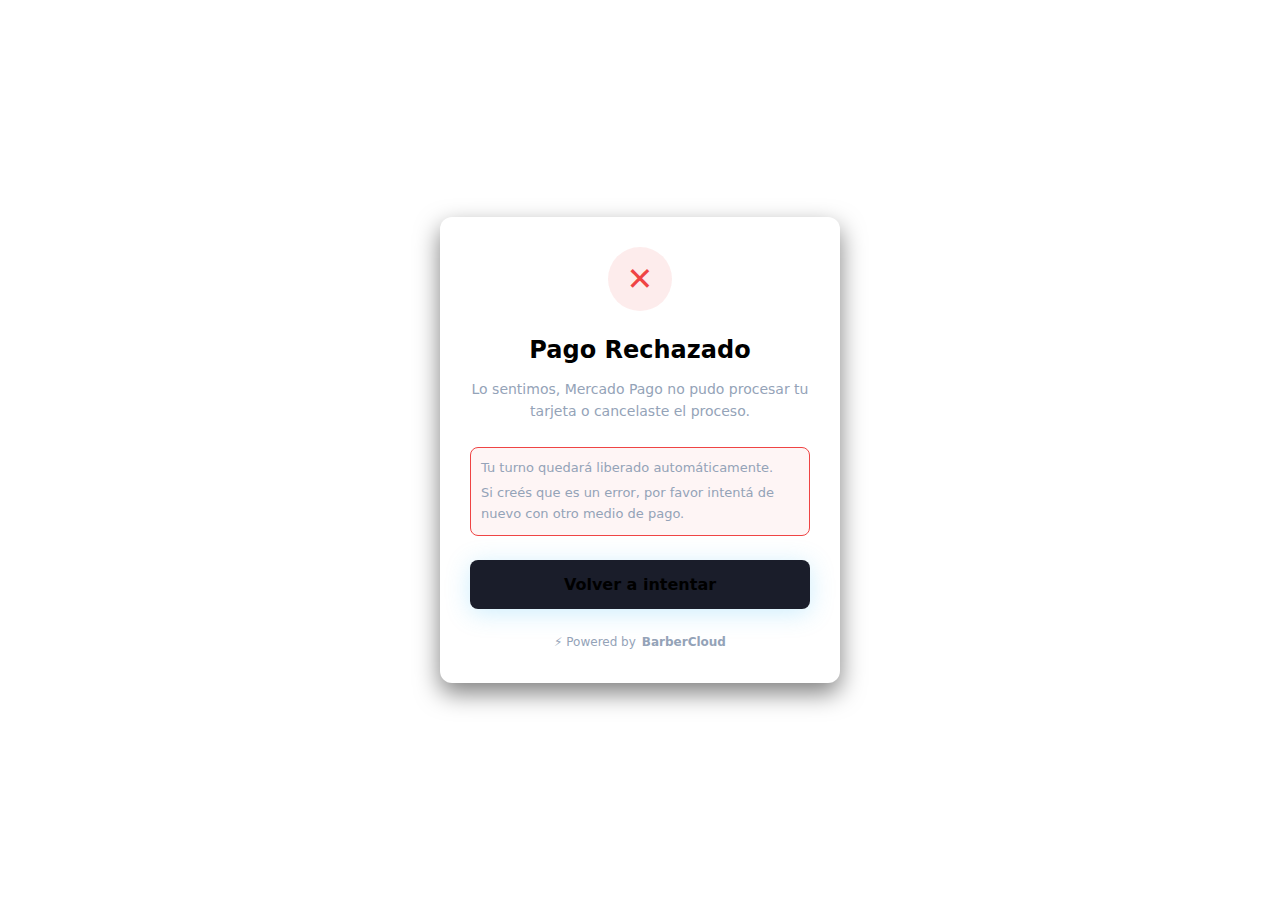
<file: payment-failure.html>
<!doctype html>
<html lang="es">
<head>
  <meta charset="UTF-8" />
  <meta name="viewport" content="width=device-width,initial-scale=1" />
  <title>Pago Fallido | BarberCloud</title>
  <link rel="stylesheet" href="./landing.css" />
  <style>
    body {
      background-color: var(--bg-body);
      color: var(--text-main);
      display: flex;
      flex-direction: column;
      align-items: center;
      justify-content: center;
      min-height: 100vh;
      font-family: system-ui, -apple-system, sans-serif;
      padding: 20px;
    }
    .ticket-card {
      background: var(--bg-card);
      border: 1px solid var(--border-color);
      border-radius: 12px;
      padding: 30px;
      width: 100%;
      max-width: 400px;
      text-align: center;
      box-shadow: 0 10px 25px rgba(0,0,0,0.5);
    }
    .icon-error {
      width: 64px;
      height: 64px;
      background: rgba(239, 68, 68, 0.1);
      color: #ef4444;
      border-radius: 50%;
      display: flex;
      align-items: center;
      justify-content: center;
      font-size: 32px;
      margin: 0 auto 20px;
    }
    .title { font-size: 24px; font-weight: 700; margin-bottom: 8px; }
    .subtitle { color: var(--text-muted); font-size: 14px; margin-bottom: 24px; }
    .btn-primary {
      display: block;
      width: 100%;
      padding: 12px;
      margin-top: 24px;
      background: var(--surface);
      border: 1px solid var(--border-color);
      color: var(--text-main);
      text-decoration: none;
      font-weight: 600;
      border-radius: 8px;
    }
    .btn-primary:hover { background: var(--border-color); border-color: var(--cyan); }
    .branding { margin-top: 24px; font-size: 12px; color: var(--text-muted); display: flex; justify-content: center; gap: 6px; }
  </style>
</head>
<body>

  <div class="ticket-card">
    <div class="icon-error">✕</div>
    <div class="title">Pago Rechazado</div>
    <div class="subtitle">Lo sentimos, Mercado Pago no pudo procesar tu tarjeta o cancelaste el proceso.</div>

    <div style="font-size:13px; color:var(--text-muted); margin-bottom: 10px; border:1px solid #ef4444; padding: 10px; border-radius: 8px; background: rgba(239, 68, 68, 0.05); text-align: left;">
      <p style="margin:0 0 5px;">Tu turno quedará liberado automáticamente.</p>
      <p style="margin:0;">Si creés que es un error, por favor intentá de nuevo con otro medio de pago.</p>
    </div>

    <a href="javascript:history.back()" id="btnBack" class="btn-primary">Volver a intentar</a>

    <div class="branding">
      ⚡ Powered by <strong>BarberCloud</strong>
    </div>
  </div>

  <script>
    const params = new URLSearchParams(window.location.search);
    const slug = params.get("slug");
    if (slug) document.getElementById("btnBack").href = `book.html?slug=${slug}`;
  </script>
</body>
</html>
</file>
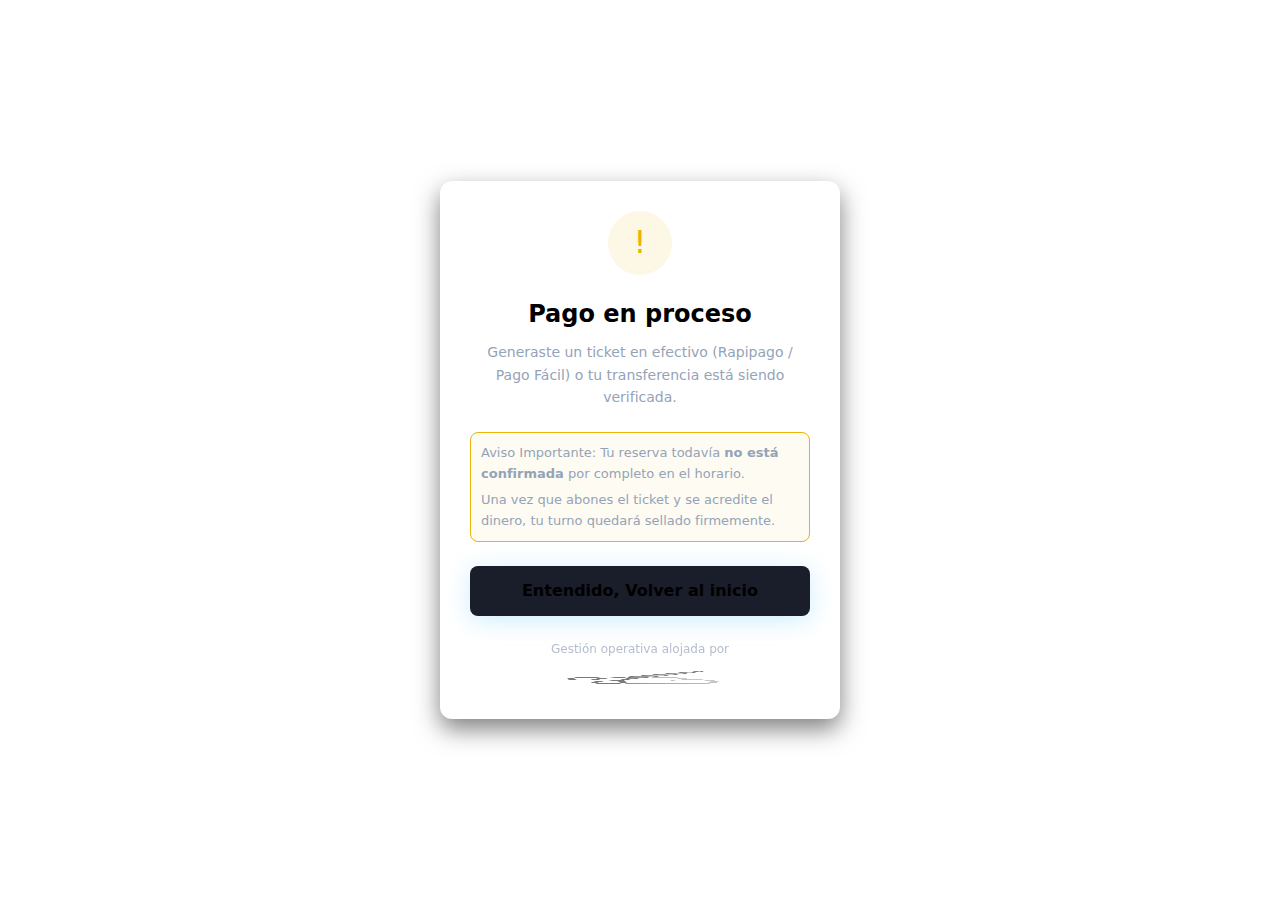
<file: payment-pending.html>
<!doctype html>
<html lang="es">
<head>
  <meta charset="UTF-8" />
  <meta name="viewport" content="width=device-width,initial-scale=1" />
  <title>Pago Pendiente | BarberCloud</title>
  <link rel="stylesheet" href="./landing.css" />
  <style>
    body {
      background-color: var(--bg-body);
      color: var(--text-main);
      display: flex;
      flex-direction: column;
      align-items: center;
      justify-content: center;
      min-height: 100vh;
      font-family: system-ui, -apple-system, sans-serif;
      padding: 20px;
    }
    .ticket-card {
      background: var(--bg-card);
      border: 1px solid var(--border-color);
      border-radius: 12px;
      padding: 30px;
      width: 100%;
      max-width: 400px;
      text-align: center;
      box-shadow: 0 10px 25px rgba(0,0,0,0.5);
    }
    .icon-pending {
      width: 64px;
      height: 64px;
      background: rgba(234, 179, 8, 0.1);
      color: #eab308;
      border-radius: 50%;
      display: flex;
      align-items: center;
      justify-content: center;
      font-size: 32px;
      margin: 0 auto 20px;
    }
    .title { font-size: 24px; font-weight: 700; margin-bottom: 8px; }
    .subtitle { color: var(--text-muted); font-size: 14px; margin-bottom: 24px; }
    .btn-primary {
      display: block;
      width: 100%;
      padding: 12px;
      margin-top: 24px;
      background: var(--surface);
      border: 1px solid var(--border-color);
      color: var(--text-main);
      text-decoration: none;
      font-weight: 600;
      border-radius: 8px;
    }
    .btn-primary:hover { background: var(--border-color); border-color: #eab308; }
    .branding { margin-top: 24px; font-size: 12px; color: var(--text-muted); display: flex; justify-content: center; gap: 6px; }
  </style>
</head>
<body>

  <div class="ticket-card">
    <div class="icon-pending">!</div>
    <div class="title">Pago en proceso</div>
    <div class="subtitle">Generaste un ticket en efectivo (Rapipago / Pago Fácil) o tu transferencia está siendo verificada.</div>

    <div style="font-size:13px; color:var(--text-muted); margin-bottom: 10px; border:1px solid #eab308; padding: 10px; border-radius: 8px; background: rgba(234, 179, 8, 0.05); text-align: left;">
      <p style="margin:0 0 5px;">Aviso Importante: Tu reserva todavía <strong>no está confirmada</strong> por completo en el horario.</p>
      <p style="margin:0;">Una vez que abones el ticket y se acredite el dinero, tu turno quedará sellado firmemente.</p>
    </div>

    <a href="javascript:history.back()" id="btnBack" class="btn-primary">Entendido, Volver al inicio</a>

    <div class="branding" style="flex-direction:column; gap:8px;">
      <span style="opacity:0.7;">Gestión operativa alojada por</span>
      <img src="./LogoBarberCloud.png" alt="BarberCloud" style="height: 22px; opacity: 0.6; filter: grayscale(100%);">
    </div>
  </div>

  <script>
    const params = new URLSearchParams(window.location.search);
    const slug = params.get("slug");
    if (slug) document.getElementById("btnBack").href = `book.html?slug=${slug}`;
  </script>
</body>
</html>
</file>
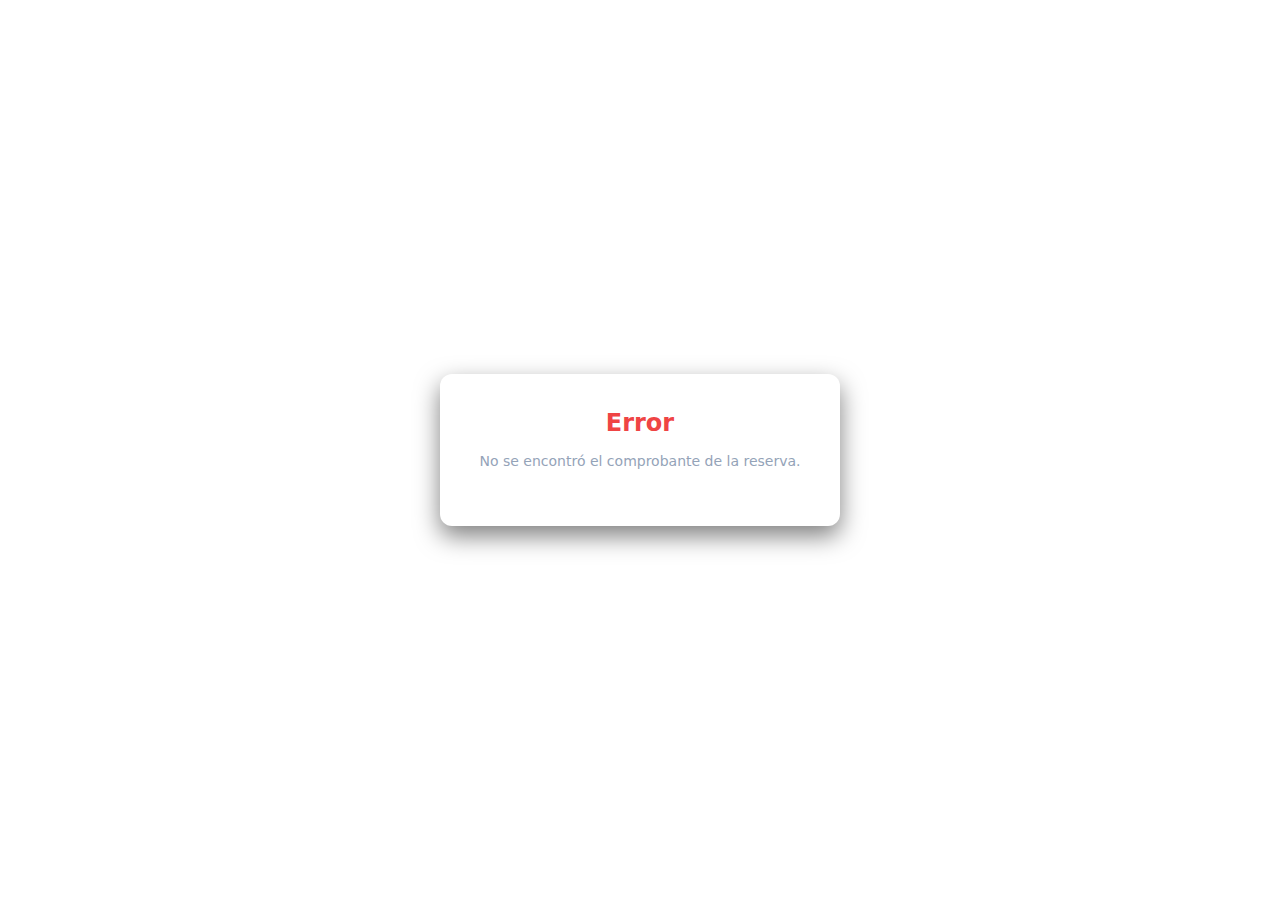
<file: payment-success.html>
<!doctype html>
<html lang="es">
<head>
  <meta charset="UTF-8" />
  <meta name="viewport" content="width=device-width,initial-scale=1" />
  <title>Reserva Exitosa | BarberCloud</title>
  <link rel="stylesheet" href="./landing.css" />
  <style>
    body {
      background-color: var(--bg-body);
      color: var(--text-main);
      display: flex;
      flex-direction: column;
      align-items: center;
      justify-content: center;
      min-height: 100vh;
      font-family: system-ui, -apple-system, sans-serif;
      padding: 20px;
    }
    .ticket-card {
      background: var(--bg-card);
      border: 1px solid var(--border-color);
      border-radius: 12px;
      padding: 30px;
      width: 100%;
      max-width: 400px;
      text-align: center;
      box-shadow: 0 10px 25px rgba(0,0,0,0.5);
    }
    .icon-success {
      width: 64px;
      height: 64px;
      background: rgba(34, 197, 94, 0.1);
      color: #22c55e;
      border-radius: 50%;
      display: flex;
      align-items: center;
      justify-content: center;
      font-size: 32px;
      margin: 0 auto 20px;
    }
    .title {
      font-size: 24px;
      font-weight: 700;
      margin-bottom: 8px;
    }
    .subtitle {
      color: var(--text-muted);
      font-size: 14px;
      margin-bottom: 24px;
    }
    .detail-row {
      display: flex;
      justify-content: space-between;
      align-items: center;
      padding: 12px 0;
      border-bottom: 1px solid var(--border-color);
      font-size: 14px;
    }
    .detail-row:last-child {
      border-bottom: none;
    }
    .label {
      color: var(--text-muted);
    }
    .val {
      font-weight: 600;
    }
    .btn-primary {
      display: block;
      width: 100%;
      padding: 12px;
      margin-top: 24px;
      background: var(--cyan);
      color: #000;
      text-decoration: none;
      font-weight: 600;
      border-radius: 8px;
      transition: opacity 0.2s;
    }
    .btn-primary:hover {
      opacity: 0.9;
    }
    .branding {
      margin-top: 24px;
      font-size: 12px;
      color: var(--text-muted);
      display: flex;
      align-items: center;
      justify-content: center;
      gap: 6px;
    }
  </style>
</head>
<body>

  <div class="ticket-card" id="loadingBox">
    <div class="subtitle" style="margin:0;">Generando tu comprobante digital...</div>
  </div>

  <div class="ticket-card" id="ticketBox" style="display:none;">
    <div class="icon-success">✓</div>
    <div class="title">¡Reserva Confirmada!</div>
    <div class="subtitle" id="shopName">Tu Barbería</div>

    <div class="detail-row">
      <span class="label">Servicio</span>
      <span class="val" id="tService">...</span>
    </div>
    <div class="detail-row">
      <span class="label">Barbero</span>
      <span class="val" id="tBarber">...</span>
    </div>
    <div class="detail-row">
      <span class="label">Fecha y Hora</span>
      <span class="val" id="tDateTime">...</span>
    </div>
    <div class="detail-row">
      <span class="label">Seña pagada</span>
      <span class="val" style="color: #22c55e;">$<span id="tDeposit">...</span></span>
    </div>
    <div class="detail-row">
      <span class="label">Restante en local</span>
      <span class="val">$<span id="tRemaining">...</span></span>
    </div>

    <a href="#" id="btnBack" class="btn-primary">Volver al Inicio</a>

    <div class="branding" style="flex-direction:column; gap:8px;">
      <span style="opacity:0.7;">Gestión operativa alojada por</span>
      <img src="./LogoBarberCloud.png" alt="BarberCloud" style="height: 22px; opacity: 0.6; filter: grayscale(100%);">
    </div>
  </div>

  <script src="./config.js"></script>
  <script>
    const API = typeof API_BASE !== "undefined" ? API_BASE : "https://barbercloud.onrender.com/api";
    
    async function init() {
      const params = new URLSearchParams(window.location.search);
      const prefId = params.get("preference_id");
      const errBox = document.getElementById("loadingBox");
      const tBox = document.getElementById("ticketBox");

      if (!prefId) {
        errBox.innerHTML = "<div class='title' style='color:#ef4444'>Error</div><div class='subtitle'>No se encontró el comprobante de la reserva.</div>";
        document.getElementById("btnBack").href = "index.html";
        return;
      }

      try {
        const res = await fetch(`${API}/public/appointment-by-preference/${prefId}`);
        const data = await res.json();
        
        if (!res.ok) throw new Error(data.error || "No se pudo recuperar la reserva");

        document.getElementById("shopName").textContent = data.barbershopName || "Tu Barbería";
        document.getElementById("tService").textContent = data.serviceName || "-";
        document.getElementById("tBarber").textContent = data.barberName || "-";
        
        // formatear fecha
        const [y, m, d] = data.date.split("-");
        const fDate = `${d[0]}${d[1]}/${m}/${y}`;
        document.getElementById("tDateTime").textContent = `${fDate} a las ${data.time}hs`;
        
        document.getElementById("tDeposit").textContent = data.depositAmount || 0;
        
        const remaining = (data.totalAmount || 0) - (data.depositAmount || 0);
        document.getElementById("tRemaining").textContent = remaining > 0 ? remaining : "0 (Pagado total)";

        document.getElementById("btnBack").href = `book.html?slug=${data.slug}`;

        errBox.style.display = "none";
        tBox.style.display = "block";

      } catch (err) {
        errBox.innerHTML = `<div class='title' style='color:#ef4444'>Error</div><div class='subtitle'>${err.message}</div>`;
      }
    }

    init();
  </script>
</body>
</html>
</file>
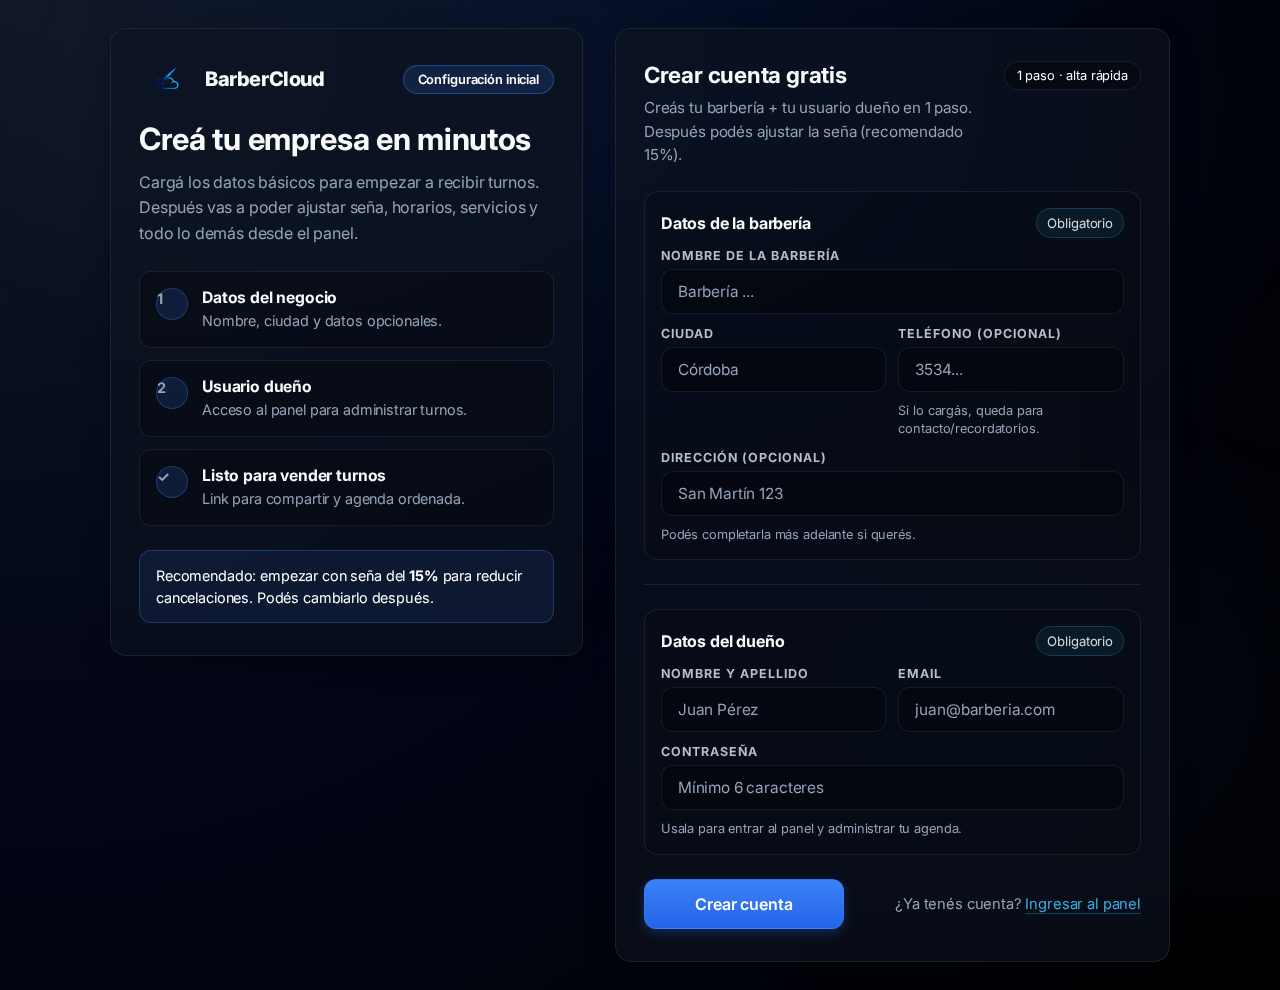
<file: signup.html>
<!doctype html>
<html lang="es">
<head>
  <meta charset="UTF-8" />
  <meta name="viewport" content="width=device-width, initial-scale=1.0"/>
  <title>BarberCloud - Crear cuenta</title>

  <link rel="stylesheet" href="./styles.css" />
  <!-- Si ya usás components.css en el resto del sitio, dejalo así (recomendado). -->
  <link rel="stylesheet" href="./components.css" />

  <!-- Estilos solo para Signup (no rompe nada del resto) -->
  <style>
    @import url('https://fonts.googleapis.com/css2?family=Inter:wght@400;500;600;700;800&display=swap');

    :root {
      --bc-bg: #090e14;
      --bc-panel: rgba(13, 19, 31, 0.65);
      --bc-panel2: rgba(15, 23, 42, 0.72);
      --bc-border: rgba(255, 255, 255, 0.08);
      --bc-border-h: rgba(255, 255, 255, 0.16);
      --bc-text: #f8fafc;
      --bc-muted: #94a3b8;
      --bc-cyan: #3b82f6;
      --bc-cyan-hover: #2563eb;
      --bc-cyan-soft: rgba(59, 130, 246, 0.15);
      --bc-shadow: 0 10px 30px -5px rgba(0,0,0,0.4);
      --bc-radius: 16px;
      --transition: all 0.25s cubic-bezier(0.4, 0, 0.2, 1);
    }

    * {
      font-family: 'Inter', sans-serif;
      box-sizing: border-box;
      letter-spacing: -0.01em;
      -webkit-font-smoothing: antialiased;
    }

    body.app {
      background-color: var(--bc-bg);
      color: var(--bc-text);
      min-height: 100vh;
      margin: 0;
    }

    body.app::before {
      content: "";
      position: fixed;
      top: 0; left: 0; width: 100%; height: 100%;
      background: radial-gradient(1200px 800px at 50% 10%, rgba(59,130,246,0.08), transparent 60%),
                  radial-gradient(900px 600px at 80% 80%, rgba(59,130,246,0.05), transparent 55%);
      z-index: -1;
      pointer-events: none;
    }

    /* Layout */
    .auth-shell{
      min-height: 100vh;
      display: grid;
      place-items: center;
      padding: 28px 16px;
    }

    .auth-container{
      width: min(1060px, 100%);
      display: grid;
      gap: 18px;
      align-items: start;
    }

    @media (min-width: 980px){
      .auth-container{
        grid-template-columns: minmax(0, .92fr) minmax(0, 1.08fr);
        gap: 32px;
      }
    }

    /* Left info panel (inspiración wizard) */
    .auth-side{
      border-radius: var(--bc-radius);
      background: var(--bc-panel);
      backdrop-filter: blur(16px);
      -webkit-backdrop-filter: blur(16px);
      border: 1px solid var(--bc-border);
      box-shadow: var(--bc-shadow);
      padding: 32px 28px;
      position: relative;
    }

    .brand-row{
      display:flex;
      align-items:center;
      justify-content:space-between;
      gap: 12px;
      margin-bottom: 24px;
    }

    .brand{
      display:flex;
      align-items:center;
      gap: 12px;
      text-decoration:none;
      color: var(--bc-text);
      transition: var(--transition);
    }
    
    .brand:hover {
      opacity: 0.8;
    }

    .brand-mark{
      height: 36px;
      width: auto;
      border-radius: 6px;
      object-fit: contain;
    }

    .brand-name{
      font-weight: 800;
      font-size: 1.25rem;
      letter-spacing: -0.02em;
    }

    .step-pill{
      display:inline-flex;
      align-items:center;
      padding: 6px 14px;
      border-radius: 999px;
      border: 1px solid rgba(59, 130, 246, 0.4);
      background: var(--bc-cyan-soft);
      color: #fff;
      font-size: .80rem;
      font-weight: 600;
      white-space: nowrap;
    }

    .auth-side h1{
      margin: 0 0 12px 0;
      font-size: clamp(1.6rem, 2.4vw, 2.1rem);
      line-height: 1.2;
      font-weight: 700;
    }

    .auth-side p{
      margin: 0;
      color: var(--bc-muted);
      line-height: 1.6;
    }

    .side-list{
      margin-top: 24px;
      display:grid;
      gap: 12px;
    }

    .side-item{
      display:flex;
      gap: 14px;
      align-items:flex-start;
      padding: 16px;
      border-radius: calc(var(--bc-radius) - 4px);
      border: 1px solid var(--bc-border);
      background: rgba(0,0,0,0.25);
      transition: var(--transition);
    }
    
    .side-item:hover {
      border-color: var(--bc-border-h);
      background: rgba(255,255,255,0.03);
    }

    .side-dot{
      width: 32px;
      height: 32px;
      border-radius: 50%;
      display:flex;
      align-items:center;
      justify-content:center;
      font-weight: 700;
      font-size: 0.9rem;
      background: var(--bc-cyan-soft);
      border: 1px solid rgba(59, 130, 246, 0.3);
      color: var(--bc-cyan);
      flex: 0 0 auto;
    }

    .side-item strong{
      display:block;
      font-size: .98rem;
      margin-bottom: 4px;
      color: var(--bc-text);
    }

    .side-item span{
      display:block;
      color: var(--bc-muted);
      font-size: .90rem;
      line-height: 1.4;
    }

    .side-note{
      margin-top: 24px;
      padding: 14px 16px;
      border-radius: calc(var(--bc-radius) - 4px);
      border: 1px solid rgba(59,130,246,.3);
      background: rgba(59,130,246,.1);
      color: #fff;
      font-size: .90rem;
      line-height: 1.5;
    }

    /* Main card (form) */
    .auth-card{
      border-radius: var(--bc-radius);
      background: var(--bc-panel);
      backdrop-filter: blur(16px);
      -webkit-backdrop-filter: blur(16px);
      border: 1px solid var(--bc-border);
      box-shadow: var(--bc-shadow);
      padding: 32px 28px;
    }

    .auth-head{
      display:flex;
      align-items:flex-start;
      justify-content:space-between;
      gap: 12px;
      margin-bottom: 24px;
    }

    .auth-head h2{
      margin: 0;
      font-size: 1.4rem;
      font-weight: 700;
    }

    .auth-sub{
      margin: 8px 0 0 0;
      color: var(--bc-muted);
      line-height: 1.55;
      font-size: .95rem;
    }

    .section-tag{
      display:inline-flex;
      align-items:center;
      gap:8px;
      padding: 6px 12px;
      border-radius: 999px;
      border: 1px solid var(--bc-border);
      background: rgba(0,0,0,0.3);
      color: var(--bc-text);
      font-size: .80rem;
      white-space: nowrap;
    }

    /* Form */
    #signupForm{
      display:grid;
      gap: 16px;
    }

    .form-block{
      padding: 16px;
      border-radius: calc(var(--bc-radius) - 2px);
      border: 1px solid var(--bc-border);
      background: rgba(0,0,0,.15);
    }

    .form-title{
      display:flex;
      align-items:center;
      justify-content:space-between;
      gap: 10px;
      margin-bottom: 10px;
    }

    .form-title h3{
      margin: 0;
      font-size: 1rem;
    }

    .req{
      display:inline-flex;
      align-items:center;
      gap: 6px;
      padding: 6px 10px;
      border-radius: 999px;
      border: 1px solid rgba(56,189,248,.22);
      background: rgba(56,189,248,.08);
      color: rgba(226,232,240,.92);
      font-size: .82rem;
      white-space: nowrap;
    }

    .grid{
      display:grid;
      gap: 12px;
    }

    @media (min-width: 720px){
      .grid.two{
        grid-template-columns: repeat(2, minmax(0, 1fr));
      }
    }

    .field{
      display:flex;
      flex-direction:column;
      gap: 6px;
    }

    .field label{
      font-size: .78rem;
      font-weight: 650;
      letter-spacing: .08em;
      text-transform: uppercase;
      color: rgba(226,232,240,.82);
    }

    .field input{
      width: 100%;
      padding: 12px 16px;
      border-radius: 12px;
      border: 1px solid var(--bc-border);
      background: rgba(0,0,0,0.3);
      color: var(--bc-text);
      outline: none;
      font-size: .96rem;
      transition: var(--transition);
    }

    .field input::placeholder{
      color: var(--bc-muted);
    }

    .field input:hover { border-color: var(--bc-border-h); }

    .field input:focus{
      border-color: var(--bc-cyan);
      box-shadow: 0 0 0 3px rgba(59,130,246,0.2);
      background: rgba(0,0,0,0.15);
    }

    .helper{
      margin-top: 4px;
      color: var(--bc-muted);
      font-size: .80rem;
      line-height: 1.4;
    }

    .divider{
      height: 1px;
      background: var(--bc-border);
      margin: 8px 0;
    }

    .actions{
      display:flex;
      align-items:center;
      justify-content:space-between;
      gap: 16px;
      flex-wrap: wrap;
      margin-top: 8px;
    }

    #btnCreate{
      background: linear-gradient(180deg, var(--bc-cyan), var(--bc-cyan-hover));
      border: 1px solid rgba(59,130,246,0.4);
      color: #fff;
      font-weight: 600;
      border-radius: 12px;
      padding: 14px 24px;
      min-width: 200px;
      font-size: 1rem;
      cursor: pointer;
      transition: var(--transition);
      box-shadow: 0 4px 12px rgba(59,130,246,0.25);
    }
    
    #btnCreate:hover:not(:disabled) {
      transform: translateY(-2px);
      box-shadow: 0 6px 16px rgba(59,130,246,0.4);
    }
    
    #btnCreate:active:not(:disabled) {
      transform: scale(0.98);
    }
    
    #btnCreate:disabled {
      background: rgba(255,255,255,0.04);
      border-color: transparent;
      color: var(--bc-muted);
      box-shadow: none;
      cursor: not-allowed;
    }

    /* Spinner Animación */
    @keyframes spin { 100% { transform: rotate(360deg); } }
    
    .is-loading {
      position: relative;
      color: transparent !important;
      pointer-events: none;
    }
    .is-loading::after {
      content: "";
      position: absolute;
      width: 18px;
      height: 18px;
      border: 2px solid rgba(255,255,255,0.3);
      border-top-color: #fff;
      border-radius: 50%;
      animation: spin 0.8s linear infinite;
      left: 50%;
      top: 50%;
      margin-left: -9px;
      margin-top: -9px;
    }
    
    .msg {
      margin: 0;
      color: var(--bc-muted);
      font-size: .92rem;
      line-height: 1.5;
    }

    .login-link{
      margin: 0;
      color: var(--bc-muted);
      font-size: .92rem;
    }

    .login-link a{
      color: rgba(56,189,248,.92);
      text-decoration: none;
      border-bottom: 1px solid rgba(56,189,248,.30);
    }

    .login-link a:hover{
      border-bottom-color: rgba(56,189,248,.60);
    }

    /* Mobile: que el botón ocupe todo */
    @media (max-width: 560px){
      #btnCreate{
        width: 100%;
      }
      .actions{
        width: 100%;
      }
    }
  </style>
</head>

<body class="app">
  <div class="auth-shell">
    <div class="auth-container">

      <!-- Panel izquierdo (inspiración “configurá tu empresa”) -->
      <aside class="auth-side" aria-label="Resumen de configuración">
        <div class="brand-row">
          <a class="brand" href="./index.html" aria-label="Volver al inicio">
            <img src="./LogoBarberCloud.png" alt="BarberCloud Logo" class="brand-mark" />
            <span class="brand-name">BarberCloud</span>
          </a>

          <span class="step-pill">Configuración inicial</span>
        </div>

        <h1>Creá tu empresa en minutos</h1>
        <p>
          Cargá los datos básicos para empezar a recibir turnos. Después vas a poder
          ajustar seña, horarios, servicios y todo lo demás desde el panel.
        </p>

        <div class="side-list">
          <div class="side-item">
            <span class="side-dot">1</span>
            <div>
              <strong>Datos del negocio</strong>
              <span>Nombre, ciudad y datos opcionales.</span>
            </div>
          </div>
          <div class="side-item">
            <span class="side-dot">2</span>
            <div>
              <strong>Usuario dueño</strong>
              <span>Acceso al panel para administrar turnos.</span>
            </div>
          </div>
          <div class="side-item">
            <span class="side-dot">✓</span>
            <div>
              <strong>Listo para vender turnos</strong>
              <span>Link para compartir y agenda ordenada.</span>
            </div>
          </div>
        </div>

        <div class="side-note">
          Recomendado: empezar con seña del <b>15%</b> para reducir cancelaciones. Podés cambiarlo después.
        </div>
      </aside>

      <!-- Card principal (form) -->
      <main class="auth-card">
        <div class="auth-head">
          <div>
            <h2>Crear cuenta gratis</h2>
            <p class="auth-sub">
              Creás tu barbería + tu usuario dueño en 1 paso. Después podés ajustar la seña (recomendado 15%).
            </p>
          </div>
          <span class="section-tag">1 paso · alta rápida</span>
        </div>

        <!-- IMPORTANTE: no tocamos el ID del form -->
        <form id="signupForm">
          <!-- Bloque: Barbería -->
          <section class="form-block" aria-label="Datos de la barbería">
            <div class="form-title">
              <h3>Datos de la barbería</h3>
              <span class="req">Obligatorio</span>
            </div>

            <div class="grid">
              <div class="field">
                <label>Nombre de la barbería</label>
                <input name="shopName" placeholder="Barbería ..." required />
              </div>
            </div>

            <div class="grid two" style="margin-top:12px;">
              <div class="field">
                <label>Ciudad</label>
                <input name="city" placeholder="Córdoba" required />
              </div>

              <div class="field">
                <label>Teléfono (opcional)</label>
                <input name="phone" placeholder="3534..." />
                <div class="helper">Si lo cargás, queda para contacto/recordatorios.</div>
              </div>
            </div>

            <div class="grid" style="margin-top:12px;">
              <div class="field">
                <label>Dirección (opcional)</label>
                <input name="address" placeholder="San Martín 123" />
                <div class="helper">Podés completarla más adelante si querés.</div>
              </div>
            </div>
          </section>

          <div class="divider"></div>

          <!-- Bloque: Dueño -->
          <section class="form-block" aria-label="Datos del dueño">
            <div class="form-title">
              <h3>Datos del dueño</h3>
              <span class="req">Obligatorio</span>
            </div>

            <div class="grid two">
              <div class="field">
                <label>Nombre y apellido</label>
                <input name="ownerName" placeholder="Juan Pérez" required />
              </div>

              <div class="field">
                <label>Email</label>
                <input name="email" type="email" placeholder="juan@barberia.com" required />
              </div>
            </div>

            <div class="grid" style="margin-top:12px;">
              <div class="field">
                <label>Contraseña</label>
                <input name="password" type="password" placeholder="Mínimo 6 caracteres" required />
                <div class="helper">Usala para entrar al panel y administrar tu agenda.</div>
              </div>
            </div>
          </section>

          <!-- Acciones -->
          <div class="actions">
            <button class="btn-primary" type="submit" id="btnCreate">
              Crear cuenta
            </button>

            <!-- IMPORTANTE: mantenemos el ID msg -->
            <p id="msg" class="msg"></p>

           <p class="login-link">
  ¿Ya tenés cuenta? <a href="./admin_v2.html#/agenda">Ingresar al panel</a>
</p>


          </div>
        </form>
      </main>
    </div>
  </div>

  <script src="./config.js"></script>
  <script src="./signup.js" defer></script>
</body>
</html>
</file>
<file: styles.css>
/* ==== VARIABLES DE TEMA ==== */
:root {
  --bg: #050816;
  --bg-elevated: #0b1120;
  --bg-card: #020617;
  --accent: #22d3ee;   /* celeste/turquesa */
  --accent-soft: rgba(34, 211, 238, 0.14);
  --text: #e5e7eb;
  --muted: #9ca3af;
  --danger: #f97373;
  --radius-lg: 18px;
  --radius-md: 12px;
  --radius-pill: 999px;
  --shadow-soft: 0 18px 45px rgba(0, 0, 0, 0.5);
  --font-main: system-ui, -apple-system, BlinkMacSystemFont, "Segoe UI", sans-serif;
}

/* ==== RESETEO SUAVE ==== */
*,
*::before,
*::after {
  box-sizing: border-box;
}

html, body {
  margin: 0;
  padding: 0;
}

body.app {
  min-height: 100vh;
  background: radial-gradient(circle at top left, #111827 0, #020617 45%, #000 100%);
  color: var(--text);
  font-family: var(--font-main);
}

/* ==== LAYOUT GENERAL ==== */
.container {
  width: 100%;
  max-width: 1120px;
  margin: 0 auto;
  padding: 0 1.5rem;
}

/* ==== NAVBAR ==== */
.nav {
  position: sticky;
  top: 0;
  z-index: 20;
  backdrop-filter: blur(16px);
  background: linear-gradient(
    to bottom,
    rgba(15, 23, 42, 0.95),
    rgba(15, 23, 42, 0.7),
    transparent
  );
  border-bottom: 1px solid rgba(148, 163, 184, 0.2);
}

.nav-content {
  display: flex;
  align-items: center;
  justify-content: space-between;
  padding: 0.9rem 0;
}

.logo {
  display: flex;
  align-items: center;
  gap: 0.6rem;
  font-weight: 600;
}

.logo-mark {
  width: 30px;
  height: 30px;
  border-radius: 10px;
  background: linear-gradient(135deg, var(--accent), #38bdf8);
  display: inline-flex;
  align-items: center;
  justify-content: center;
  font-size: 0.9rem;
  color: #020617;
}

.logo-text {
  letter-spacing: 0.04em;
}

.nav-links {
  display: flex;
  gap: 1.5rem;
  font-size: 0.9rem;
}

.nav-links a {
  color: var(--muted);
  text-decoration: none;
  position: relative;
}

.nav-links a::after {
  content: "";
  position: absolute;
  left: 0;
  bottom: -4px;
  width: 0;
  height: 2px;
  background: var(--accent);
  border-radius: 999px;
  transition: width 0.2s ease;
}

.nav-links a:hover {
  color: var(--text);
}

.nav-links a:hover::after {
  width: 100%;
}

.nav-actions {
  display: flex;
  gap: 0.75rem;
}

/* ==== BOTONES ==== */
.btn {
  display: inline-flex;
  align-items: center;
  justify-content: center;
  padding: 0.55rem 1.2rem;
  border-radius: var(--radius-pill);
  font-size: 0.9rem;
  border: none;
  cursor: pointer;
  text-decoration: none;
  transition: transform 0.15s ease, box-shadow 0.15s ease, background 0.15s ease;
  white-space: nowrap;
}

.btn-primary {
  background: linear-gradient(135deg, var(--accent), #38bdf8);
  color: #020617;
  box-shadow: 0 12px 25px rgba(8, 47, 73, 0.6);
}

.btn-primary:hover {
  transform: translateY(-1px);
  box-shadow: 0 18px 40px rgba(8, 47, 73, 0.75);
}

.btn-secondary {
  background: var(--accent-soft);
  color: var(--accent);
}

.btn-secondary:hover {
  background: rgba(34, 211, 238, 0.22);
}

.btn-ghost {
  background: transparent;
  border: 1px solid rgba(148, 163, 184, 0.5);
  color: var(--muted);
}

.btn-ghost:hover {
  border-color: var(--accent);
  color: var(--accent);
}

/* ==== HERO ==== */
.hero {
  padding: 4.5rem 0 3.5rem;
}

.hero-grid {
  display: grid;
  gap: 2.5rem;
  align-items: center;
}

@media (min-width: 900px) {
  .hero-grid {
    grid-template-columns: minmax(0, 1.4fr) minmax(0, 1fr);
  }
}

.hero-text h1 {
  font-size: clamp(2.1rem, 3.3vw + 1.4rem, 3.2rem);
  line-height: 1.1;
  margin: 0.8rem 0 1.1rem;
}

.hero-text p {
  margin: 0;
  color: var(--muted);
  max-width: 34rem;
}

.badge {
  display: inline-flex;
  align-items: center;
  gap: 0.4rem;
  padding: 0.25rem 0.7rem;
  border-radius: var(--radius-pill);
  background: rgba(15, 23, 42, 0.9);
  border: 1px solid rgba(148, 163, 184, 0.4);
  font-size: 0.75rem;
  color: var(--muted);
}

.hero-cta {
  display: flex;
  flex-wrap: wrap;
  gap: 0.8rem;
  margin: 1.5rem 0 0.7rem;
}

.hero-meta {
  font-size: 0.85rem;
  color: var(--muted);
}

/* ==== HERO VISUAL ==== */
.hero-visual {
  display: grid;
  gap: 1.1rem;
}

@media (min-width: 900px) {
  .hero-visual {
    justify-items: end;
  }
}

.card {
  background: radial-gradient(circle at top left, #111827 0, #020617 55%);
  border-radius: var(--radius-lg);
  padding: 1rem 1.1rem;
  box-shadow: var(--shadow-soft);
  border: 1px solid rgba(15, 23, 42, 0.8);
}

.card-title {
  font-size: 0.85rem;
  color: var(--muted);
}

/* Stat grande */
.stat-card .stat-number {
  display: block;
  margin-top: 0.5rem;
  font-size: 1.8rem;
  font-weight: 600;
}

.stat-card .stat-label {
  font-size: 0.8rem;
  color: var(--muted);
}

/* Gráfico fake */
.chart-placeholder {
  height: 90px;
  border-radius: var(--radius-md);
  background: linear-gradient(135deg, var(--accent-soft), rgba(15, 23, 42, 0.9));
  display: flex;
  align-items: flex-end;
  padding: 0.6rem;
  overflow: hidden;
  margin: 0.5rem 0;
}

.chart-bar {
  width: 60%;
  height: 100%;
  border-radius: 999px;
  background: linear-gradient(135deg, var(--accent), #38bdf8);
}

/* Mini card */
.mini-card {
  max-width: 200px;
}

.mini-label {
  font-size: 0.8rem;
  color: var(--muted);
}

.mini-value {
  display: block;
  font-size: 1.4rem;
  font-weight: 600;
  margin-top: 0.3rem;
}

.mini-helper {
  font-size: 0.75rem;
  color: var(--muted);
}

/* ==== SECCIONES GENERALES ==== */
.section {
  padding: 3rem 0 4rem;
}

.section-title {
  text-align: center;
  font-size: 1.6rem;
  margin-bottom: 0.5rem;
}

.section-subtitle {
  text-align: center;
  color: var(--muted);
  max-width: 32rem;
  margin: 0 auto 2rem;
}

/* ==== FEATURES ==== */
.feature-grid {
  display: grid;
  gap: 1.5rem;
}

@media (min-width: 800px) {
  .feature-grid {
    grid-template-columns: repeat(3, minmax(0, 1fr));
  }
}

.feature-card {
  background: rgba(15, 23, 42, 0.9);
}

.feature-card h3 {
  margin-top: 0;
  margin-bottom: 0.6rem;
  font-size: 1rem;
}

.feature-card p {
  margin: 0;
  color: var(--muted);
}

/* ==== RESPONSIVE NAV ==== */
@media (max-width: 768px) {
  .nav-links {
    display: none; /* Más adelante podés hacer un menú hamburguesa */
  }
}
/* === Dashboard / Panel admin === */

.dashboard-section {
  padding-top: 6rem;
  padding-bottom: 4rem;
}

.dashboard-header {
  display: flex;
  flex-wrap: wrap;
  justify-content: space-between;
  gap: 1.5rem;
  margin-bottom: 2rem;
}

.page-title {
  font-size: 1.8rem;
  font-weight: 600;
}

.page-subtitle {
  margin-top: 0.4rem;
  color: var(--muted);
  max-width: 32rem;
}

.dashboard-filters {
  display: flex;
  flex-wrap: wrap;
  align-items: flex-end;
  gap: 0.75rem;
}

.dashboard-summary {
  display: grid;
  grid-template-columns: repeat(3, minmax(0, 1fr));
  gap: 1rem;
  margin-bottom: 2rem;
}

.dashboard-grid {
  display: grid;
  grid-template-columns: minmax(0, 3fr) minmax(0, 2fr);
  gap: 1.5rem;
  align-items: flex-start;
}

@media (max-width: 900px) {
  .dashboard-summary {
    grid-template-columns: 1fr;
  }
  .dashboard-grid {
    grid-template-columns: 1fr;
  }
}

.card-header {
  display: flex;
  align-items: center;
  justify-content: space-between;
  gap: 0.75rem;
  margin-bottom: 0.75rem;
}

.card-subtitle {
  font-size: 0.8rem;
  color: var(--muted);
}

.badge-soft {
  padding: 0.3rem 0.7rem;
  border-radius: 999px;
  font-size: 0.75rem;
  background: rgba(56, 189, 248, 0.12);
  color: rgb(125, 211, 252);
}

/* Tabla turnos */

.table-wrapper {
  margin-top: 0.75rem;
  border-radius: var(--radius-xl);
  background: var(--bg-card);
  box-shadow: var(--shadow-soft);
  padding: 0.75rem 1rem 1rem;
  overflow-x: auto;
}

.dashboard-table {
  width: 100%;
  border-collapse: collapse;
  font-size: 0.85rem;
}

.dashboard-table thead th {
  text-align: left;
  padding: 0.5rem 0.75rem;
  font-weight: 500;
  color: var(--muted);
  border-bottom: 1px solid rgba(148, 163, 184, 0.25);
  white-space: nowrap;
}

.dashboard-table tbody td {
  padding: 0.45rem 0.75rem;
  border-bottom: 1px solid rgba(15, 23, 42, 0.7);
  white-space: nowrap;
}

.table-empty {
  text-align: center;
  padding: 1.2rem 0.75rem;
  font-size: 0.85rem;
  color: var(--muted);
}

/* Lista de hoy */

.today-list {
  margin-top: 1rem;
  display: flex;
  flex-direction: column;
  gap: 0.6rem;
}

.today-item {
  display: flex;
  gap: 0.75rem;
  padding: 0.55rem 0.7rem;
  border-radius: var(--radius-lg);
  background: rgba(15, 23, 42, 0.9);
}

.today-time {
  font-family: ui-monospace, SFMono-Regular, Menlo, Monaco, Consolas, "Liberation Mono", "Courier New", monospace;
  font-size: 0.85rem;
  padding: 0.25rem 0.5rem;
  border-radius: 999px;
  background: rgba(56, 189, 248, 0.12);
  color: rgb(125, 211, 252);
  align-self: flex-start;
}

.today-main {
  display: flex;
  flex-direction: column;
  gap: 0.1rem;
}

.today-client {
  font-size: 0.9rem;
  font-weight: 500;
}

.today-service {
  font-size: 0.78rem;
  color: var(--muted);
}

.today-phone {
  opacity: 0.9;
}
.wh-grid{
  display:grid;
  grid-template-columns:repeat(2,minmax(0,1fr));
  gap:14px;
}
@media (max-width: 900px){
  .wh-grid{
    grid-template-columns:1fr;
  }
}
/* =========================
   BOOKING (book.html)
   ========================= */
body[data-page="book"] .wrap { max-width: 960px; margin: 0 auto; padding: 18px; }

body[data-page="book"] .card {
  border-radius: 18px;
  padding: 18px;
}

/* slots */
body[data-page="book"] #slots { display:flex; flex-wrap:wrap; gap:10px; }

body[data-page="book"] #slots .btn {
  border-radius: 999px;
  padding: 10px 14px;
  min-width: 74px;
  font-weight: 600;
  opacity: 0.95;
}

/* ✅ seleccionado visible */
body[data-page="book"] #slots .btn.primary,
body[data-page="book"] #slots .btn.is-selected {
  transform: translateY(-1px);
  box-shadow: 0 8px 18px rgba(0,0,0,.35);
  outline: 2px solid rgba(255,255,255,.25);
}

/* cuando está deshabilitado reservar */
body[data-page="book"] #btnBook:disabled {
  opacity: 0.55;
  cursor: not-allowed;
}

/* mini resumen pro */
body[data-page="book"] #serviceSummary {
  margin-top: 10px;
  padding: 10px 12px;
  border-radius: 14px;
  background: rgba(255,255,255,0.06);
  border: 1px solid rgba(255,255,255,0.08);
}
</file>
<file: components.css>
.input {
  background: #0b1120;
  border: 1px solid rgba(255,255,255,0.08);
  border-radius: 12px;
  padding: 0.65rem 1rem;
  color: var(--text);
  width: 100%;
}

.input:focus {
  border-color: var(--accent);
  outline: none;
}
</file>
<file: landing.css>
/* ═══════════════════════════════
   BarberCloud Landing — Premium CSS
   ═══════════════════════════════ */

/* ─── Reset & Base ─── */
*, *::before, *::after { box-sizing: border-box; margin: 0; padding: 0; }

:root {
  --bg:        #060a18;
  --bg-alt:    #0c1225;
  --surface:   rgba(6,10,24,0.92);
  --border:    rgba(148,163,184,0.15);
  --border-h:  rgba(56,189,248,0.35);
  --text:      #e2e8f0;
  --text-muted:#94a3b8;
  --cyan:      #38bdf8;
  --cyan-glow: rgba(56,189,248,0.15);
  --violet:    #8b5cf6;
  --violet-glow:rgba(139,92,246,0.10);
  --radius:    1.25rem;
  --radius-lg: 1.5rem;
  --font:      'Inter', -apple-system, BlinkMacSystemFont, sans-serif;
}

html { scroll-behavior: smooth; }

body {
  font-family: var(--font);
  background: var(--bg);
  color: var(--text);
  line-height: 1.6;
  overflow-x: hidden;
  -webkit-font-smoothing: antialiased;
}

img { max-width: 100%; height: auto; display: block; }
a { color: inherit; text-decoration: none; }

.container {
  max-width: 1140px;
  margin: 0 auto;
  padding: 0 1.25rem;
}

/* ─── Buttons ─── */
.btn {
  display: inline-flex;
  align-items: center;
  justify-content: center;
  gap: 0.5rem;
  padding: 0.7rem 1.5rem;
  border-radius: 999px;
  font-weight: 600;
  font-size: 0.92rem;
  border: 1px solid transparent;
  cursor: pointer;
  transition: all 0.25s ease;
  white-space: nowrap;
}

.btn-primary {
  background: linear-gradient(135deg, var(--cyan), #0ea5e9);
  color: #020617;
  border-color: transparent;
  box-shadow: 0 4px 24px rgba(56,189,248,0.25);
}
.btn-primary:hover {
  box-shadow: 0 6px 32px rgba(56,189,248,0.4);
  transform: translateY(-2px);
}

.btn-secondary {
  background: transparent;
  color: var(--text);
  border-color: var(--border);
}
.btn-secondary:hover {
  border-color: var(--cyan);
  color: var(--cyan);
}

.btn-ghost {
  background: transparent;
  color: var(--text-muted);
  border-color: transparent;
}
.btn-ghost:hover { color: var(--cyan); }

.btn-lg { padding: 0.85rem 2rem; font-size: 1rem; }

/* ─── Badges ─── */
.badge {
  display: inline-flex;
  align-items: center;
  gap: 0.4rem;
  padding: 0.45rem 1rem;
  border-radius: 999px;
  border: 1px solid var(--border-h);
  background: var(--cyan-glow);
  color: var(--cyan);
  font-size: 0.82rem;
  font-weight: 600;
  letter-spacing: 0.02em;
}

.section-badge {
  display: inline-block;
  padding: 0.35rem 0.9rem;
  border-radius: 999px;
  border: 1px solid var(--border-h);
  background: var(--cyan-glow);
  color: var(--cyan);
  font-size: 0.78rem;
  font-weight: 700;
  text-transform: uppercase;
  letter-spacing: 0.08em;
  margin-bottom: 1rem;
}

/* ─── Section Titles ─── */
.section-title {
  font-size: clamp(1.6rem, 4vw, 2.4rem);
  font-weight: 800;
  line-height: 1.2;
  margin-bottom: 0.5rem;
  letter-spacing: -0.02em;
}

.section-subtitle {
  color: var(--text-muted);
  font-size: 1.05rem;
  max-width: 600px;
  line-height: 1.5;
  margin-bottom: 2.5rem;
}

/* ═══════ NAVBAR ═══════ */
.nav {
  position: fixed;
  top: 0;
  left: 0;
  right: 0;
  z-index: 100;
  padding: 1rem 0;
  transition: all 0.3s ease;
  background: transparent;
}

.nav.scrolled {
  background: rgba(6,10,24,0.9);
  backdrop-filter: blur(16px);
  -webkit-backdrop-filter: blur(16px);
  border-bottom: 1px solid var(--border);
  padding: 0.6rem 0;
}

.nav-content {
  display: flex;
  align-items: center;
  justify-content: space-between;
  gap: 1.5rem;
}

.logo {
  display: flex;
  align-items: center;
  gap: 0.6rem;
}

.logo-img {
  width: 36px;
  height: 36px;
  object-fit: contain;
}

.logo-text {
  font-weight: 800;
  font-size: 1.15rem;
  letter-spacing: -0.02em;
}

.nav-links {
  display: flex;
  gap: 1.5rem;
}

.nav-links a {
  font-size: 0.88rem;
  color: var(--text-muted);
  font-weight: 500;
  transition: color 0.2s;
}
.nav-links a:hover { color: var(--cyan); }

.nav-actions { display: flex; gap: 0.6rem; align-items: center; }

.nav-toggle {
  display: none;
  flex-direction: column;
  gap: 5px;
  background: none;
  border: none;
  cursor: pointer;
  padding: 4px;
}
.nav-toggle span {
  width: 24px;
  height: 2px;
  background: var(--text);
  border-radius: 2px;
  transition: 0.3s;
}

/* ═══════ HERO ═══════ */
.hero {
  position: relative;
  padding: 10rem 0 6rem;
  overflow: hidden;
}

.hero-glow {
  position: absolute;
  top: -200px;
  left: 50%;
  transform: translateX(-50%);
  width: 800px;
  height: 600px;
  background: radial-gradient(ellipse, rgba(56,189,248,0.12) 0%, rgba(139,92,246,0.06) 40%, transparent 70%);
  pointer-events: none;
}

.hero-grid {
  display: grid;
  gap: 3rem;
  align-items: center;
}

@media (min-width: 900px) {
  .hero-grid { grid-template-columns: 1.1fr 0.9fr; }
}

.hero-text h1 {
  font-size: clamp(2rem, 5.5vw, 3.2rem);
  font-weight: 900;
  line-height: 1.1;
  letter-spacing: -0.03em;
  margin: 1rem 0 1.2rem;
}

.hero-sub {
  color: var(--text-muted);
  font-size: 1.1rem;
  line-height: 1.6;
  max-width: 520px;
  margin-bottom: 2rem;
}

.hero-cta {
  display: flex;
  gap: 0.75rem;
  flex-wrap: wrap;
  margin-bottom: 1.8rem;
}

.hero-trust {
  display: flex;
  gap: 1.2rem;
  flex-wrap: wrap;
  font-size: 0.85rem;
  color: var(--text-muted);
}

/* Hero floating cards */
.hero-visual {
  display: grid;
  grid-template-columns: 1fr 1fr;
  gap: 1rem;
}

.hero-float-card {
  display: flex;
  align-items: center;
  gap: 0.85rem;
  padding: 1.1rem 1.2rem;
  border-radius: var(--radius);
  border: 1px solid var(--border);
  background: var(--surface);
  box-shadow: 0 20px 50px rgba(2,6,23,0.7);
  transition: transform 0.3s, box-shadow 0.3s;
}
.hero-float-card:hover {
  transform: translateY(-4px);
  box-shadow: 0 24px 60px rgba(56,189,248,0.1);
  border-color: var(--border-h);
}

.hc-icon { font-size: 1.6rem; }
.hc-title { font-size: 0.78rem; color: var(--text-muted); font-weight: 500; margin-bottom: 2px; }
.hc-value { font-size: 1.15rem; font-weight: 800; color: var(--text); }

.hc-1 { animation: floatUp 3s ease-in-out infinite alternate; }
.hc-2 { animation: floatUp 3.5s ease-in-out 0.5s infinite alternate; }
.hc-3 { animation: floatUp 2.8s ease-in-out 1s infinite alternate; }
.hc-4 { animation: floatUp 3.2s ease-in-out 0.3s infinite alternate; }

@keyframes floatUp {
  from { transform: translateY(0); }
  to   { transform: translateY(-8px); }
}

/* ═══════ SECTIONS ═══════ */
.section {
  padding: 5rem 0;
}

.section-alt {
  background: var(--bg-alt);
}

/* ═══════ FEATURES ═══════ */
.features-grid {
  display: grid;
  gap: 1rem;
  grid-template-columns: repeat(auto-fill, minmax(300px, 1fr));
}

.feature-card {
  padding: 1.8rem 1.6rem;
  border-radius: var(--radius-lg);
  border: 1px solid var(--border);
  background: var(--surface);
  box-shadow: 0 16px 40px rgba(2,6,23,0.5);
  transition: transform 0.3s, border-color 0.3s, box-shadow 0.3s;
}
.feature-card:hover {
  transform: translateY(-4px);
  border-color: var(--border-h);
  box-shadow: 0 20px 50px rgba(56,189,248,0.08);
}

.feature-icon {
  font-size: 1.8rem;
  margin-bottom: 0.8rem;
}

.feature-card h3 {
  font-size: 1.1rem;
  font-weight: 700;
  margin-bottom: 0.4rem;
}

.feature-card p {
  color: var(--text-muted);
  font-size: 0.92rem;
  line-height: 1.5;
}

/* ═══════ STEPS ═══════ */
.steps-grid {
  display: grid;
  gap: 1rem;
  grid-template-columns: repeat(auto-fill, minmax(240px, 1fr));
}

.step-card {
  padding: 1.6rem 1.4rem;
  border-radius: var(--radius-lg);
  border: 1px solid var(--border);
  background: var(--surface);
  box-shadow: 0 16px 40px rgba(2,6,23,0.5);
  transition: transform 0.3s, border-color 0.3s;
}
.step-card:hover {
  transform: translateY(-3px);
  border-color: var(--border-h);
}

.step-num {
  width: 38px;
  height: 38px;
  border-radius: 12px;
  display: inline-flex;
  align-items: center;
  justify-content: center;
  font-weight: 800;
  font-size: 0.95rem;
  background: linear-gradient(135deg, var(--cyan-glow), var(--violet-glow));
  border: 1px solid var(--border-h);
  color: var(--cyan);
  margin-bottom: 0.8rem;
}

.step-card h3 {
  font-size: 1.05rem;
  font-weight: 700;
  margin-bottom: 0.35rem;
}

.step-card p {
  color: var(--text-muted);
  font-size: 0.9rem;
  line-height: 1.5;
}

/* ═══════ MEMBERS & STATS ═══════ */
.members-layout,
.stats-layout {
  display: grid;
  gap: 3rem;
  align-items: center;
}

@media (min-width: 900px) {
  .members-layout { grid-template-columns: 1fr 1fr; }
  .stats-layout   { grid-template-columns: 1fr 1fr; }
}

.members-list {
  list-style: none;
  display: grid;
  gap: 0.6rem;
  margin: 1.5rem 0 2rem;
}

.members-list li {
  font-size: 0.95rem;
  color: var(--text);
  line-height: 1.5;
}

.section-mockup {
  border-radius: var(--radius-lg);
  border: 1px solid var(--border);
  box-shadow: 0 30px 80px rgba(2,6,23,0.7), 0 0 60px rgba(56,189,248,0.06);
}

/* Stats pills */
.stats-mini-grid {
  display: flex;
  flex-wrap: wrap;
  gap: 0.6rem;
  margin: 1.5rem 0;
}

.stat-pill {
  display: inline-flex;
  align-items: center;
  gap: 0.4rem;
  padding: 0.5rem 0.9rem;
  border-radius: 999px;
  border: 1px solid var(--border);
  background: rgba(15,23,42,0.6);
  font-size: 0.82rem;
  color: var(--text);
  font-weight: 500;
}

.stat-icon { font-size: 0.9rem; }

.stats-copy {
  color: var(--text-muted);
  font-size: 0.95rem;
  line-height: 1.6;
  margin-bottom: 1.5rem;
}

/* ═══════ INTEGRATIONS ═══════ */
.integrations-grid {
  display: grid;
  gap: 1rem;
  grid-template-columns: repeat(auto-fill, minmax(280px, 1fr));
  margin-top: 0.5rem;
  text-align: left;
}

.integration-card {
  padding: 2rem 1.6rem;
  border-radius: var(--radius-lg);
  border: 1px solid var(--border);
  background: var(--surface);
  box-shadow: 0 16px 40px rgba(2,6,23,0.5);
  transition: transform 0.3s, border-color 0.3s;
}
.integration-card:hover {
  transform: translateY(-3px);
  border-color: var(--border-h);
}

.integration-logo {
  width: 40px;
  height: 40px;
  margin-bottom: 1rem;
  filter: drop-shadow(0 4px 16px rgba(56,189,248,0.15));
}

.integration-card h3 {
  font-size: 1.1rem;
  font-weight: 700;
  margin-bottom: 0.4rem;
}

.integration-card p {
  color: var(--text-muted);
  font-size: 0.9rem;
  line-height: 1.5;
}

/* ═══════ FAQ ═══════ */
.faq-grid {
  display: grid;
  gap: 0.7rem;
  max-width: 800px;
}

.faq-item {
  border-radius: var(--radius);
  border: 1px solid var(--border);
  background: var(--surface);
  padding: 1rem 1.2rem;
  transition: border-color 0.2s;
}
.faq-item[open] { border-color: var(--border-h); }

.faq-item summary {
  cursor: pointer;
  list-style: none;
  display: flex;
  align-items: center;
  justify-content: space-between;
  gap: 1rem;
  font-weight: 650;
  font-size: 0.95rem;
  color: var(--text);
}

.faq-item summary::-webkit-details-marker { display: none; }

.faq-item summary::after {
  content: "▾";
  color: var(--cyan);
  font-size: 1rem;
  transition: transform 0.2s;
}
.faq-item[open] summary::after { transform: rotate(180deg); }

.faq-item p {
  margin: 0.7rem 0 0;
  color: var(--text-muted);
  font-size: 0.92rem;
  line-height: 1.55;
}

/* ═══════ CTA FINAL ═══════ */
.cta-section {
  position: relative;
  padding: 6rem 0;
}

.cta-glow {
  position: absolute;
  top: 50%;
  left: 50%;
  transform: translate(-50%, -50%);
  width: 500px;
  height: 400px;
  background: radial-gradient(ellipse, rgba(56,189,248,0.08), transparent 70%);
  pointer-events: none;
}

.cta-logo {
  width: 64px;
  height: 64px;
  object-fit: contain;
  margin: 0 auto 1.5rem;
}

.cta-title {
  font-size: clamp(1.5rem, 4vw, 2.2rem);
  font-weight: 800;
  margin-bottom: 0.6rem;
}

.cta-sub {
  color: var(--text-muted);
  font-size: 1.05rem;
  margin-bottom: 2rem;
  line-height: 1.6;
}

.cta-actions {
  display: flex;
  gap: 0.75rem;
  flex-wrap: wrap;
  justify-content: center;
}

/* ═══════ FOOTER ═══════ */
.footer {
  padding: 2.5rem 0;
  border-top: 1px solid var(--border);
  background: var(--bg);
}

.footer-content {
  display: flex;
  align-items: center;
  justify-content: space-between;
  flex-wrap: wrap;
  gap: 1rem;
}

.footer-brand {
  display: flex;
  align-items: center;
  gap: 0.5rem;
  font-weight: 700;
  font-size: 1rem;
}

.footer-logo {
  width: 28px;
  height: 28px;
  object-fit: contain;
}

.footer-copy {
  color: var(--text-muted);
  font-size: 0.82rem;
}

.footer-links {
  display: flex;
  gap: 1.2rem;
}

.footer-links a {
  font-size: 0.85rem;
  color: var(--text-muted);
  transition: color 0.2s;
}
.footer-links a:hover { color: var(--cyan); }

/* ═══════ REVEAL ANIMATIONS ═══════ */
[data-reveal] {
  opacity: 0;
  transform: translateY(24px);
  transition: opacity 0.6s ease, transform 0.6s ease;
}
[data-reveal].revealed {
  opacity: 1;
  transform: translateY(0);
}

/* ═══════ RESPONSIVE ═══════ */
@media (max-width: 899px) {
  .nav-links { display: none; }
  .nav-toggle { display: flex; }
  .nav-links.open {
    display: flex;
    flex-direction: column;
    position: absolute;
    top: 100%;
    left: 0;
    right: 0;
    background: rgba(6,10,24,0.98);
    backdrop-filter: blur(16px);
    padding: 1.5rem;
    gap: 1rem;
    border-bottom: 1px solid var(--border);
  }
  .nav-actions .btn-ghost { display: none; }

  .hero { padding: 8rem 0 4rem; }
  .hero-visual { grid-template-columns: 1fr; }
  .hero-trust { flex-direction: column; gap: 0.5rem; }

  .features-grid { grid-template-columns: 1fr; }
  .steps-grid { grid-template-columns: 1fr; }
  .integrations-grid { grid-template-columns: 1fr; }

  .members-layout,
  .stats-layout {
    grid-template-columns: 1fr;
  }

  .stats-layout .stats-visual { order: 2; }
  .stats-layout .stats-text { order: 1; }

  .footer-content {
    flex-direction: column;
    text-align: center;
  }
}
</file>
